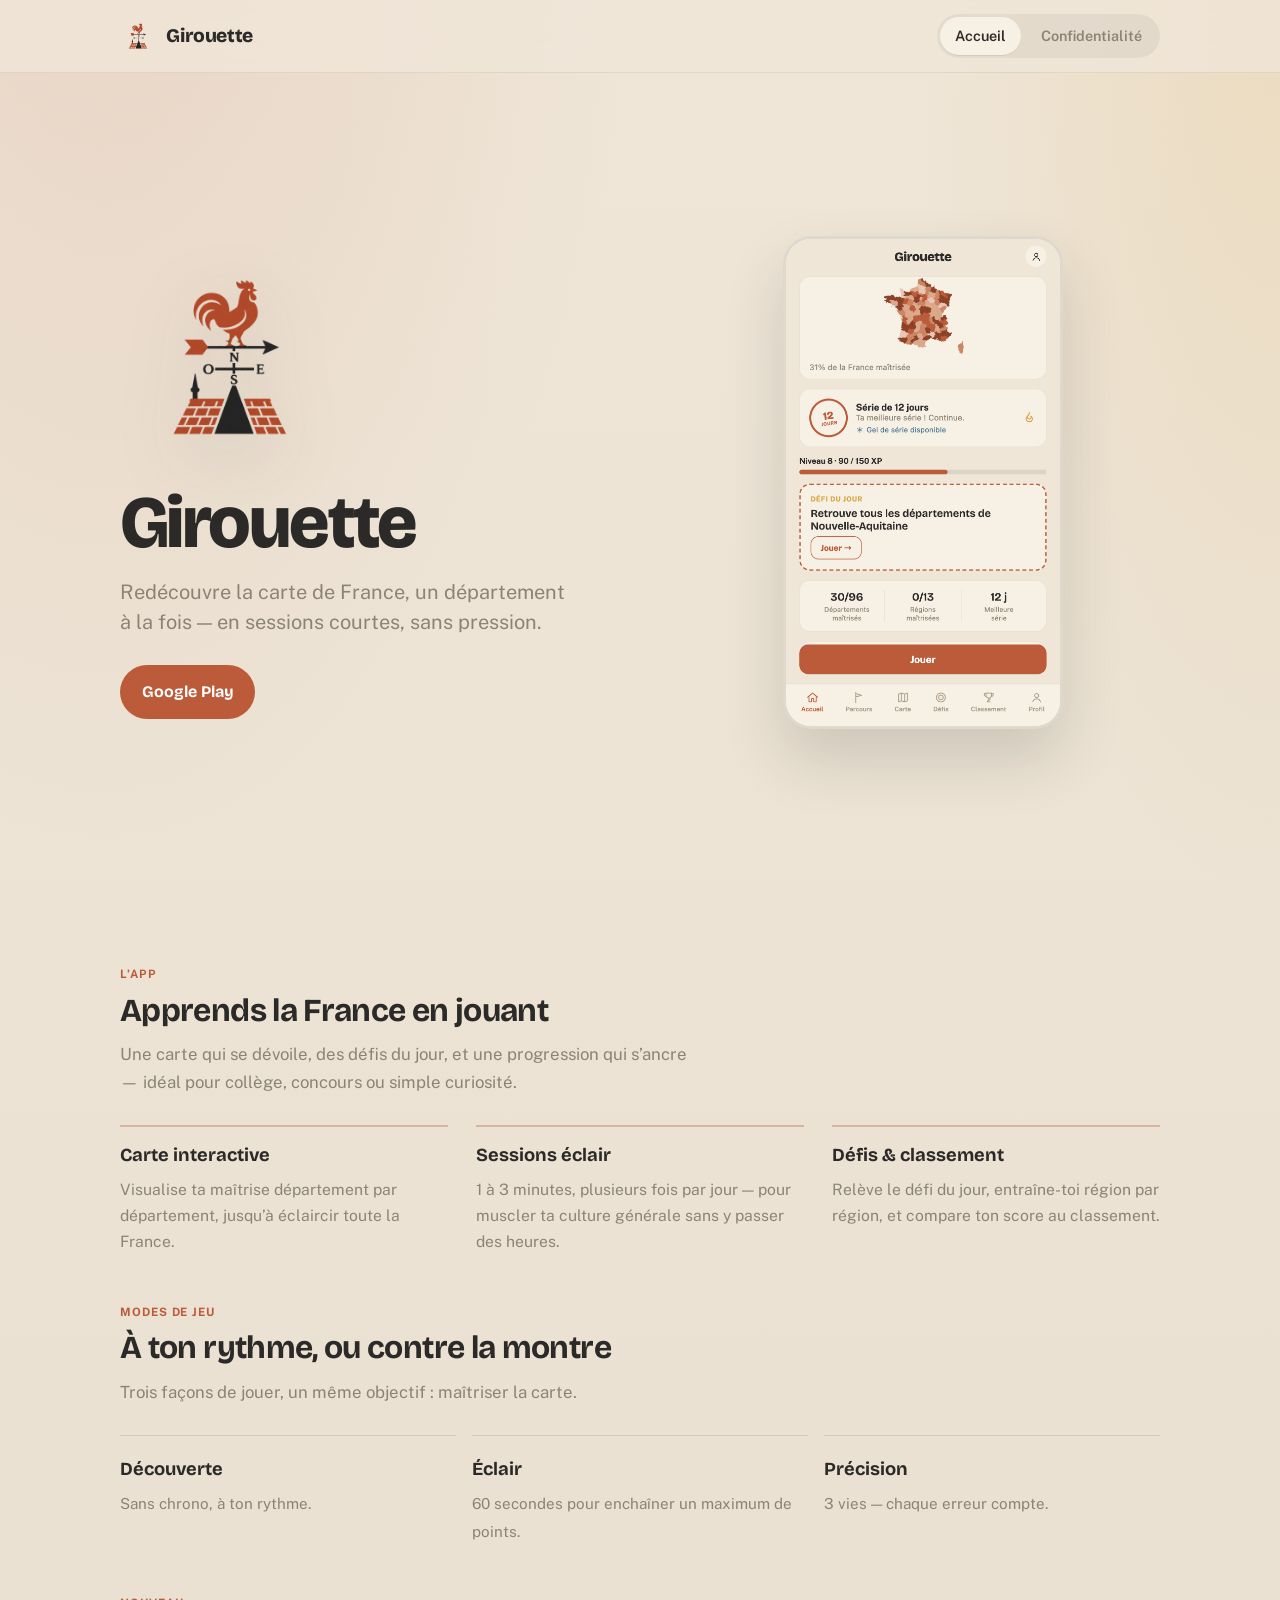
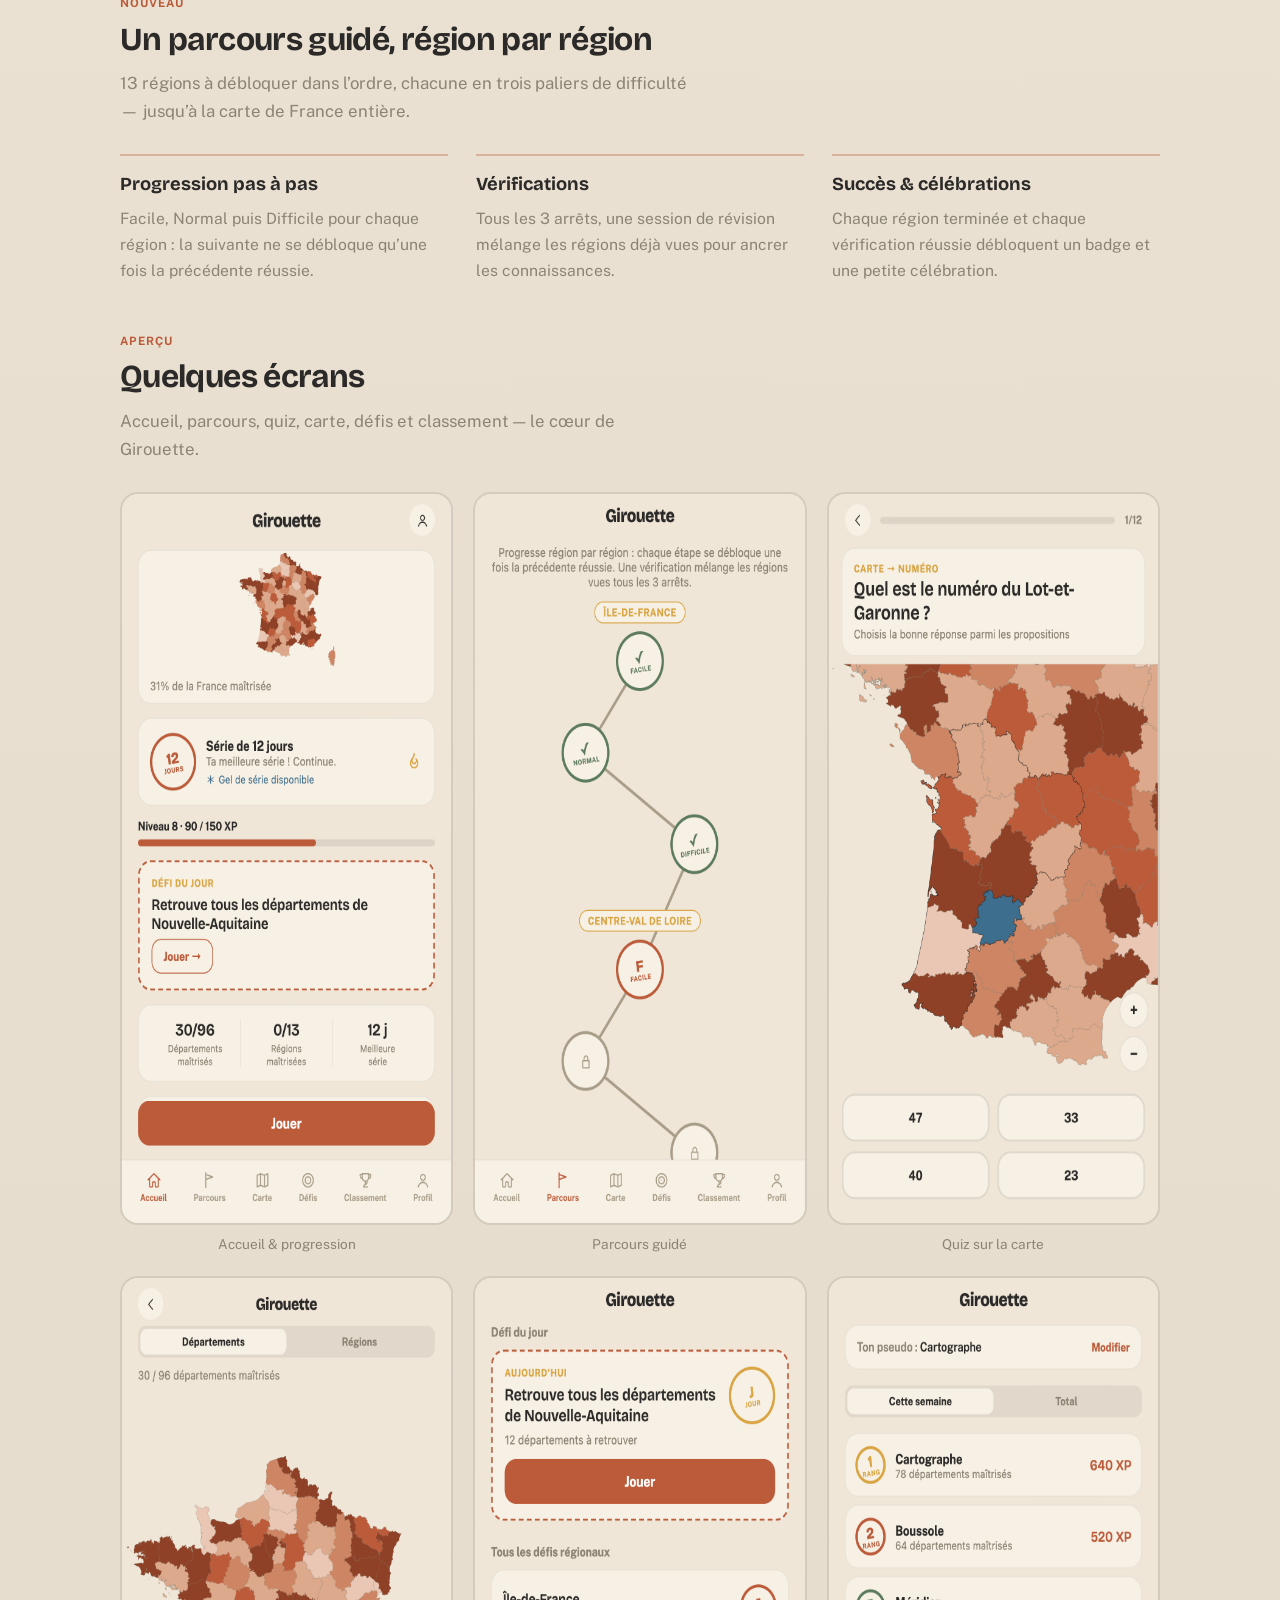
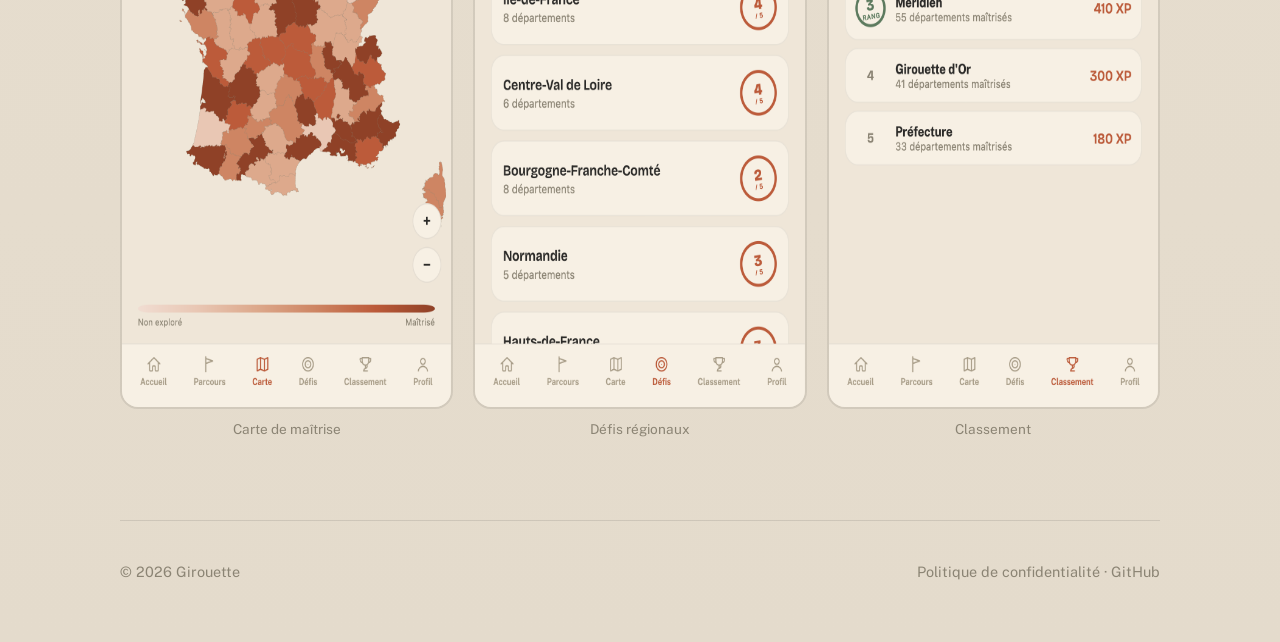
<file: index.html>
<!DOCTYPE html>
<html lang="fr">
  <head>
    <meta charset="utf-8" />
    <meta name="viewport" content="width=device-width, initial-scale=1" />
    <title>Girouette — Redécouvre la carte de France</title>
    <meta
      name="description"
      content="Girouette, le quiz de géographie française : départements, parcours guidé région par région, défis, carte interactive et classement."
    />
    <link rel="icon" href="assets/favicon.png" />
    <link rel="preconnect" href="https://fonts.googleapis.com" />
    <link rel="preconnect" href="https://fonts.gstatic.com" crossorigin />
    <link
      href="https://fonts.googleapis.com/css2?family=Bricolage+Grotesque:opsz,wght@12..96,700;12..96,800&family=Public+Sans:wght@400;500;600;700&display=swap"
      rel="stylesheet"
    />
    <link rel="stylesheet" href="styles.css" />
  </head>
  <body>
    <header class="site-header">
      <div class="site-header-inner">
        <a class="site-brand" href="index.html">
          <img src="assets/logo.png" alt="" width="36" height="36" />
          <span>Girouette</span>
        </a>
        <nav class="tabs" aria-label="Navigation principale">
          <a href="index.html" aria-current="page">Accueil</a>
          <a href="privacy.html">Confidentialité</a>
        </nav>
      </div>
    </header>

    <main>
      <section class="hero" aria-label="Présentation">
        <div class="hero-copy">
          <img class="hero-logo" src="assets/logo.png" alt="Logo Girouette" />
          <h1 class="hero-brand">Girouette</h1>
          <p class="hero-lead">
            Redécouvre la carte de France, un département à la fois — en sessions
            courtes, sans pression.
          </p>
          <div class="cta-row">
            <a
              class="btn btn-primary"
              href="https://play.google.com/store/apps/details?id=com.radaxx.girouette"
              rel="noopener noreferrer"
              >Google Play</a
            >
          </div>
        </div>
        <div class="hero-visual">
          <div class="phone-frame">
            <img
              src="assets/screen-accueil.png"
              alt="Écran d'accueil de Girouette avec la carte de France"
              width="412"
              height="733"
            />
          </div>
        </div>
      </section>

      <section class="section" id="fonctionnalites">
        <p class="section-eyebrow">L’app</p>
        <h2>Apprends la France en jouant</h2>
        <p class="section-lead">
          Une carte qui se dévoile, des défis du jour, et une progression qui
          s’ancre — idéal pour collège, concours ou simple curiosité.
        </p>
        <ul class="feature-list">
          <li>
            <h3>Carte interactive</h3>
            <p>
              Visualise ta maîtrise département par département, jusqu’à
              éclaircir toute la France.
            </p>
          </li>
          <li>
            <h3>Sessions éclair</h3>
            <p>
              1 à 3 minutes, plusieurs fois par jour — pour muscler ta culture
              générale sans y passer des heures.
            </p>
          </li>
          <li>
            <h3>Défis &amp; classement</h3>
            <p>
              Relève le défi du jour, entraîne-toi région par région, et compare
              ton score au classement.
            </p>
          </li>
        </ul>
      </section>

      <section class="section" id="modes">
        <p class="section-eyebrow">Modes de jeu</p>
        <h2>À ton rythme, ou contre la montre</h2>
        <p class="section-lead">Trois façons de jouer, un même objectif : maîtriser la carte.</p>
        <div class="modes">
          <div class="mode">
            <strong>Découverte</strong>
            <span>Sans chrono, à ton rythme.</span>
          </div>
          <div class="mode">
            <strong>Éclair</strong>
            <span>60 secondes pour enchaîner un maximum de points.</span>
          </div>
          <div class="mode">
            <strong>Précision</strong>
            <span>3 vies — chaque erreur compte.</span>
          </div>
        </div>
      </section>

      <section class="section" id="parcours">
        <p class="section-eyebrow">Nouveau</p>
        <h2>Un parcours guidé, région par région</h2>
        <p class="section-lead">
          13 régions à débloquer dans l’ordre, chacune en trois paliers de
          difficulté — jusqu’à la carte de France entière.
        </p>
        <ul class="feature-list">
          <li>
            <h3>Progression pas à pas</h3>
            <p>
              Facile, Normal puis Difficile pour chaque région : la suivante
              ne se débloque qu’une fois la précédente réussie.
            </p>
          </li>
          <li>
            <h3>Vérifications</h3>
            <p>
              Tous les 3 arrêts, une session de révision mélange les régions
              déjà vues pour ancrer les connaissances.
            </p>
          </li>
          <li>
            <h3>Succès &amp; célébrations</h3>
            <p>
              Chaque région terminée et chaque vérification réussie
              débloquent un badge et une petite célébration.
            </p>
          </li>
        </ul>
      </section>

      <section class="section" id="aperçu">
        <p class="section-eyebrow">Aperçu</p>
        <h2>Quelques écrans</h2>
        <p class="section-lead">
          Accueil, parcours, quiz, carte, défis et classement — le cœur de
          Girouette.
        </p>
        <div class="gallery">
          <figure>
            <img src="assets/screen-accueil.png" alt="Accueil Girouette" width="412" height="733" />
            <figcaption>Accueil &amp; progression</figcaption>
          </figure>
          <figure>
            <img src="assets/screen-parcours.png" alt="Parcours guidé Girouette" width="412" height="733" />
            <figcaption>Parcours guidé</figcaption>
          </figure>
          <figure>
            <img src="assets/screen-quiz.png" alt="Quiz Girouette" width="412" height="733" />
            <figcaption>Quiz sur la carte</figcaption>
          </figure>
          <figure>
            <img src="assets/screen-carte.png" alt="Carte Girouette" width="412" height="733" />
            <figcaption>Carte de maîtrise</figcaption>
          </figure>
          <figure>
            <img src="assets/screen-defis.png" alt="Défis régionaux Girouette" width="412" height="733" />
            <figcaption>Défis régionaux</figcaption>
          </figure>
          <figure>
            <img src="assets/screen-classement.png" alt="Classement Girouette" width="412" height="733" />
            <figcaption>Classement</figcaption>
          </figure>
        </div>
      </section>
    </main>

    <footer class="site-footer">
      <p>© 2026 Girouette</p>
      <p>
        <a href="privacy.html">Politique de confidentialité</a>
        ·
        <a href="https://github.com/Radaxx/Girouette" rel="noopener noreferrer">GitHub</a>
      </p>
    </footer>
  </body>
</html>
</file>
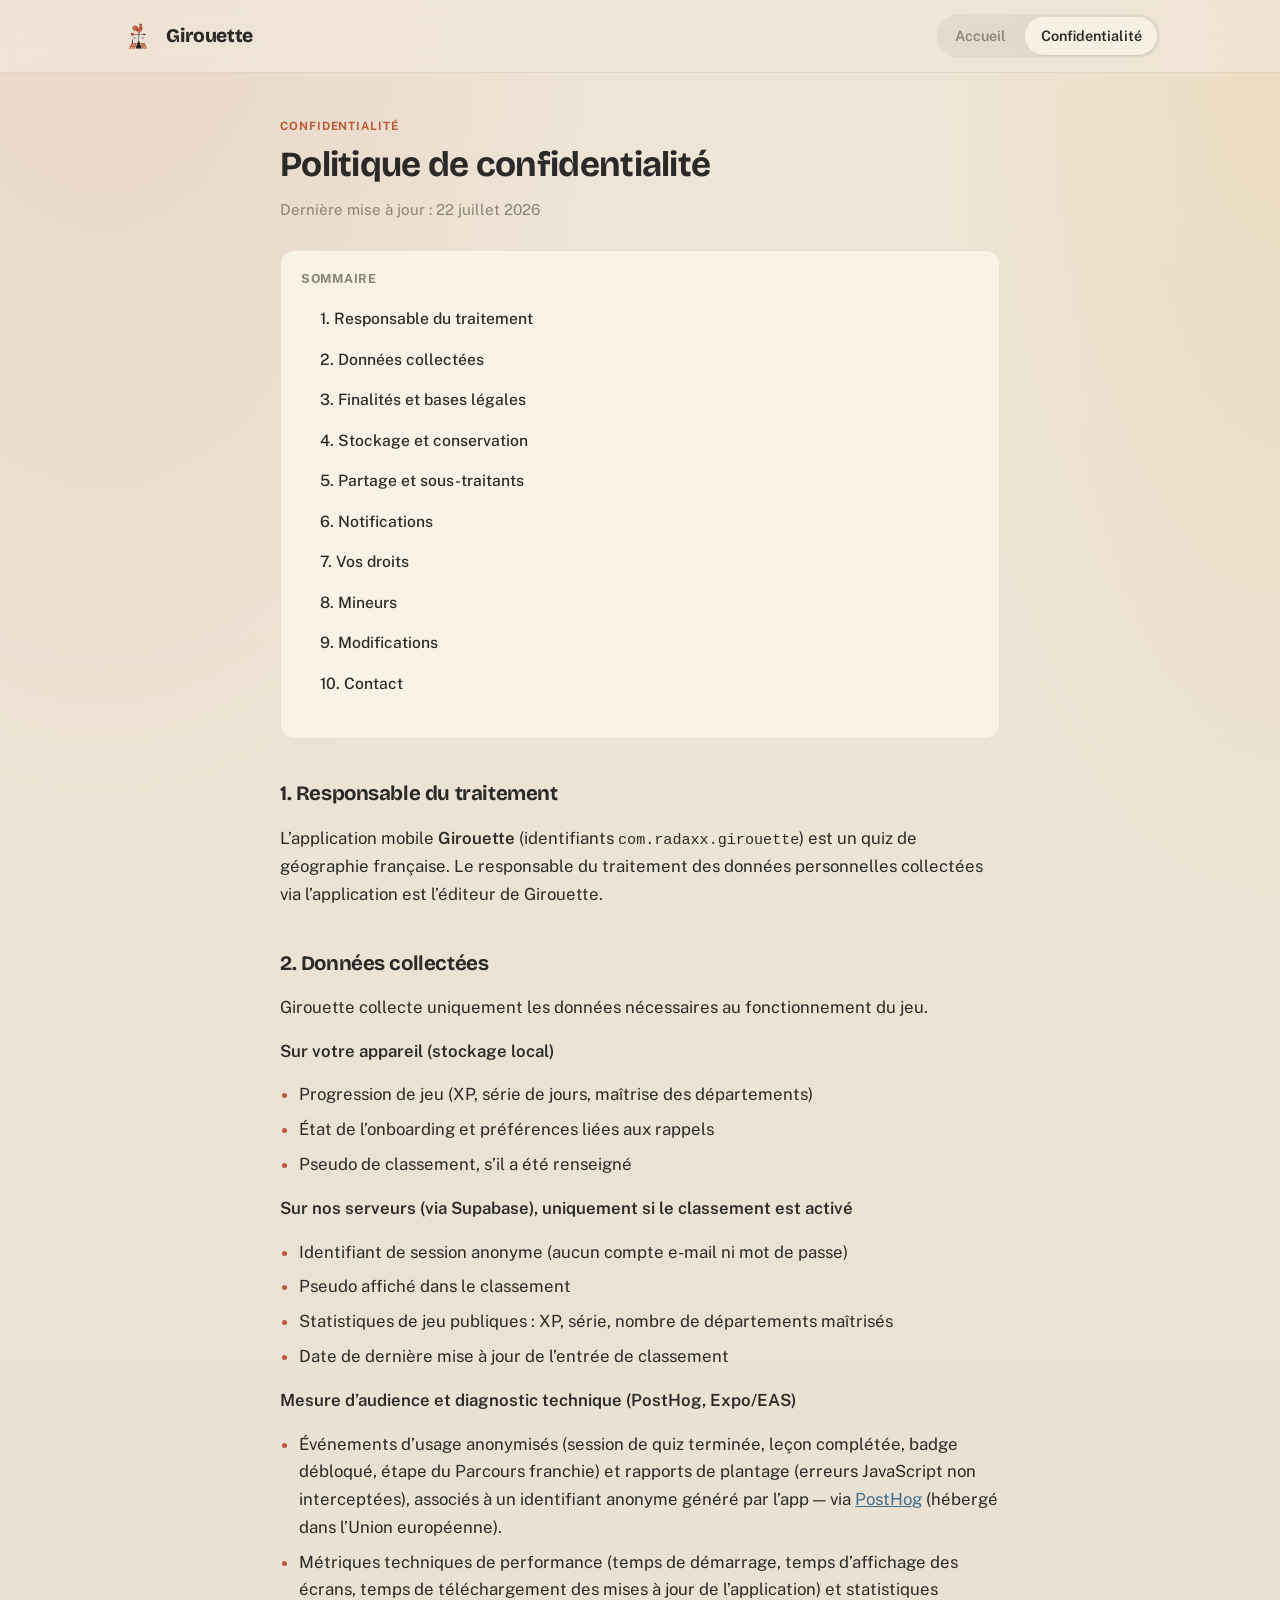
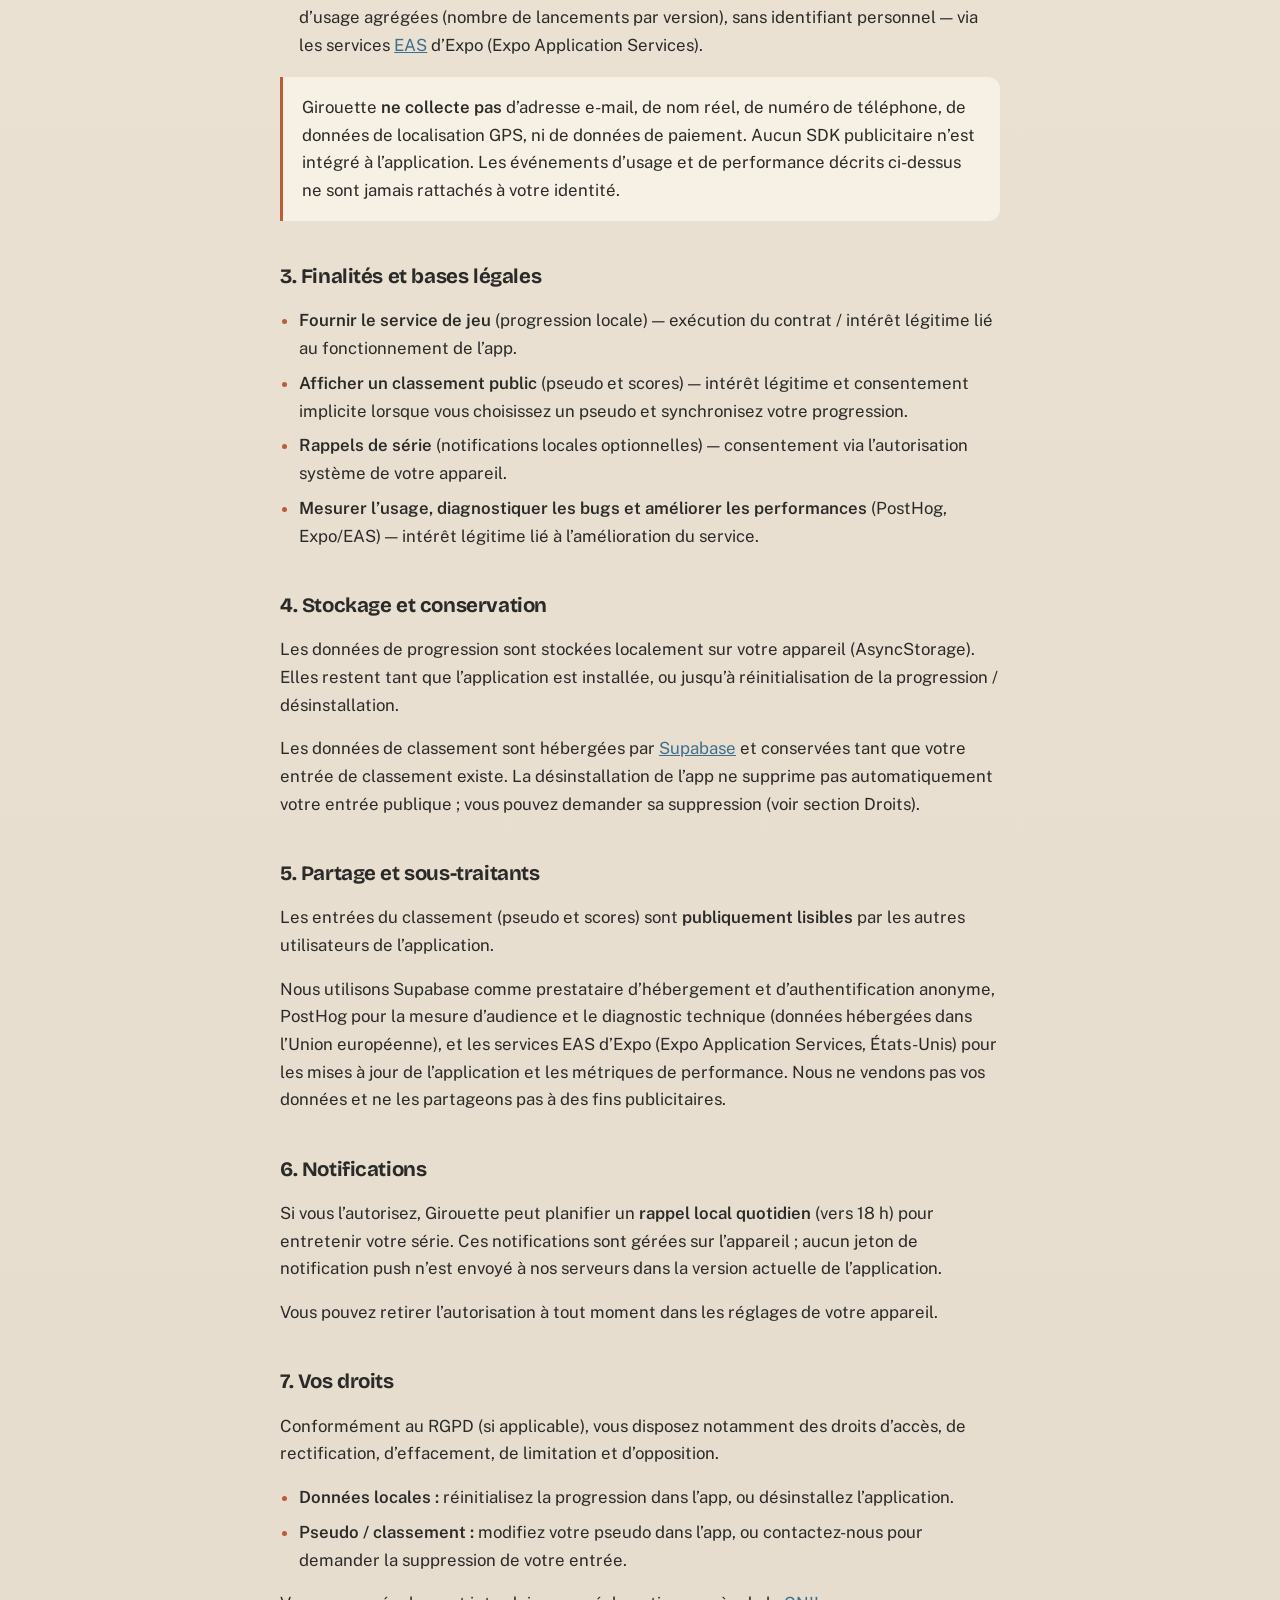
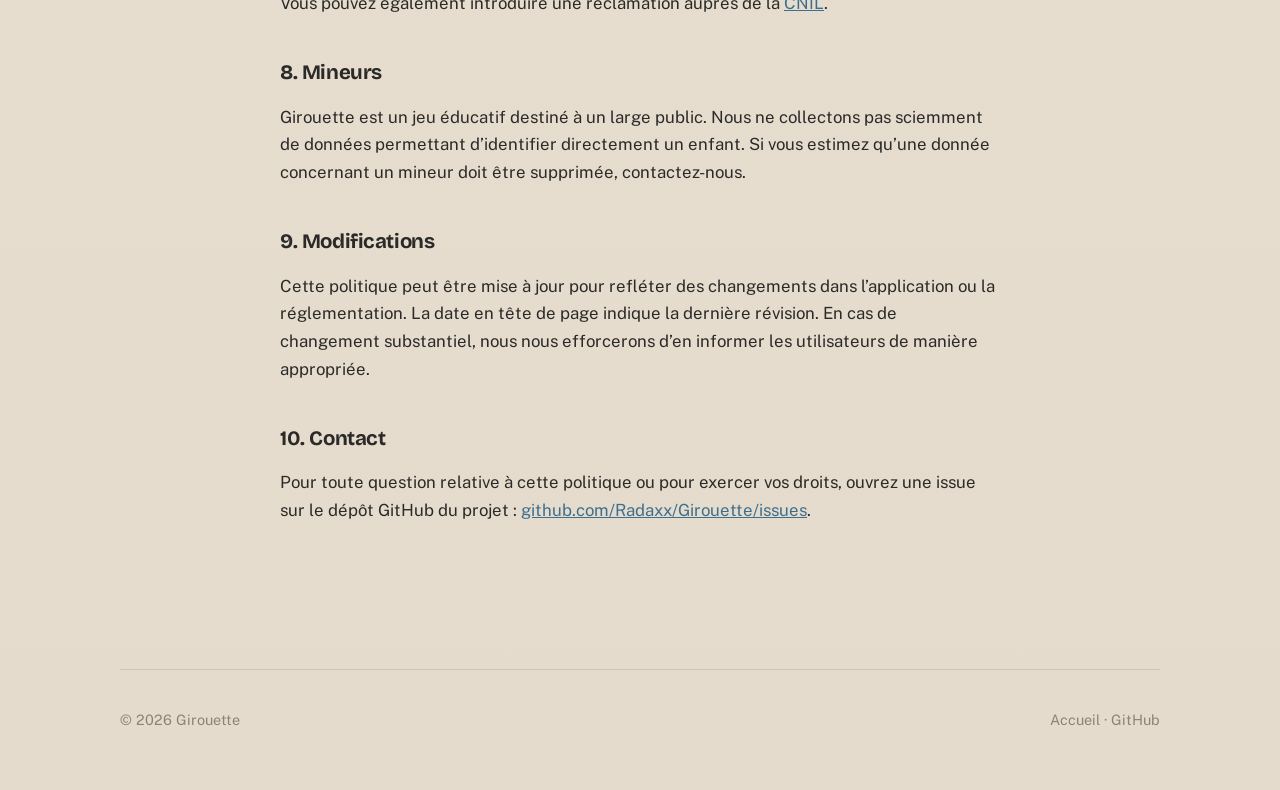
<file: privacy.html>
<!DOCTYPE html>
<html lang="fr">
  <head>
    <meta charset="utf-8" />
    <meta name="viewport" content="width=device-width, initial-scale=1" />
    <title>Confidentialité — Girouette</title>
    <meta
      name="description"
      content="Politique de confidentialité de l'application Girouette, quiz de géographie française."
    />
    <link rel="icon" href="assets/favicon.png" />
    <link rel="preconnect" href="https://fonts.googleapis.com" />
    <link rel="preconnect" href="https://fonts.gstatic.com" crossorigin />
    <link
      href="https://fonts.googleapis.com/css2?family=Bricolage+Grotesque:opsz,wght@12..96,700;12..96,800&family=Public+Sans:wght@400;500;600;700&display=swap"
      rel="stylesheet"
    />
    <link rel="stylesheet" href="styles.css" />
  </head>
  <body>
    <header class="site-header">
      <div class="site-header-inner">
        <a class="site-brand" href="index.html">
          <img src="assets/logo.png" alt="" width="36" height="36" />
          <span>Girouette</span>
        </a>
        <nav class="tabs" aria-label="Navigation principale">
          <a href="index.html">Accueil</a>
          <a href="privacy.html" aria-current="page">Confidentialité</a>
        </nav>
      </div>
    </header>

    <div class="privacy-wrap">
      <header>
        <p class="eyebrow">Confidentialité</p>
        <h1>Politique de confidentialité</h1>
        <p class="meta">Dernière mise à jour : 22 juillet 2026</p>

        <nav class="toc" aria-label="Sommaire">
          <p>Sommaire</p>
          <ul>
            <li><a href="#responsable">1. Responsable du traitement</a></li>
            <li><a href="#donnees">2. Données collectées</a></li>
            <li><a href="#finalites">3. Finalités et bases légales</a></li>
            <li><a href="#stockage">4. Stockage et conservation</a></li>
            <li><a href="#partage">5. Partage et sous-traitants</a></li>
            <li><a href="#notifications">6. Notifications</a></li>
            <li><a href="#droits">7. Vos droits</a></li>
            <li><a href="#mineurs">8. Mineurs</a></li>
            <li><a href="#modifications">9. Modifications</a></li>
            <li><a href="#contact">10. Contact</a></li>
          </ul>
        </nav>
      </header>

      <article>
        <section id="responsable">
          <h2>1. Responsable du traitement</h2>
          <p>
            L’application mobile <strong>Girouette</strong> (identifiants
            <code>com.radaxx.girouette</code>) est un quiz de géographie française.
            Le responsable du traitement des données personnelles collectées via
            l’application est l’éditeur de Girouette.
          </p>
        </section>

        <section id="donnees">
          <h2>2. Données collectées</h2>
          <p>Girouette collecte uniquement les données nécessaires au fonctionnement du jeu.</p>

          <p><strong>Sur votre appareil (stockage local)</strong></p>
          <ul>
            <li>Progression de jeu (XP, série de jours, maîtrise des départements)</li>
            <li>État de l’onboarding et préférences liées aux rappels</li>
            <li>Pseudo de classement, s’il a été renseigné</li>
          </ul>

          <p><strong>Sur nos serveurs (via Supabase), uniquement si le classement est activé</strong></p>
          <ul>
            <li>Identifiant de session anonyme (aucun compte e-mail ni mot de passe)</li>
            <li>Pseudo affiché dans le classement</li>
            <li>Statistiques de jeu publiques : XP, série, nombre de départements maîtrisés</li>
            <li>Date de dernière mise à jour de l’entrée de classement</li>
          </ul>

          <p><strong>Mesure d’audience et diagnostic technique (PostHog, Expo/EAS)</strong></p>
          <ul>
            <li>
              Événements d’usage anonymisés (session de quiz terminée, leçon
              complétée, badge débloqué, étape du Parcours franchie) et rapports de
              plantage (erreurs JavaScript non interceptées), associés à un
              identifiant anonyme généré par l’app — via
              <a href="https://posthog.com/" rel="noopener noreferrer">PostHog</a>
              (hébergé dans l’Union européenne).
            </li>
            <li>
              Métriques techniques de performance (temps de démarrage, temps
              d’affichage des écrans, temps de téléchargement des mises à jour de
              l’application) et statistiques d’usage agrégées (nombre de
              lancements par version), sans identifiant personnel — via les
              services <a href="https://expo.dev/eas" rel="noopener noreferrer">EAS</a>
              d’Expo (Expo Application Services).
            </li>
          </ul>

          <div class="callout">
            <p>
              Girouette <strong>ne collecte pas</strong> d’adresse e-mail, de nom réel,
              de numéro de téléphone, de données de localisation GPS, ni de données
              de paiement. Aucun SDK publicitaire n’est intégré à l’application.
              Les événements d’usage et de performance décrits ci-dessus ne sont
              jamais rattachés à votre identité.
            </p>
          </div>
        </section>

        <section id="finalites">
          <h2>3. Finalités et bases légales</h2>
          <ul>
            <li>
              <strong>Fournir le service de jeu</strong> (progression locale) —
              exécution du contrat / intérêt légitime lié au fonctionnement de l’app.
            </li>
            <li>
              <strong>Afficher un classement public</strong> (pseudo et scores) —
              intérêt légitime et consentement implicite lorsque vous choisissez un
              pseudo et synchronisez votre progression.
            </li>
            <li>
              <strong>Rappels de série</strong> (notifications locales optionnelles) —
              consentement via l’autorisation système de votre appareil.
            </li>
            <li>
              <strong>Mesurer l’usage, diagnostiquer les bugs et améliorer les
              performances</strong> (PostHog, Expo/EAS) — intérêt légitime lié à
              l’amélioration du service.
            </li>
          </ul>
        </section>

        <section id="stockage">
          <h2>4. Stockage et conservation</h2>
          <p>
            Les données de progression sont stockées localement sur votre appareil
            (AsyncStorage). Elles restent tant que l’application est installée, ou
            jusqu’à réinitialisation de la progression / désinstallation.
          </p>
          <p>
            Les données de classement sont hébergées par
            <a href="https://supabase.com/" rel="noopener noreferrer">Supabase</a>
            et conservées tant que votre entrée de classement existe. La
            désinstallation de l’app ne supprime pas automatiquement votre entrée
            publique ; vous pouvez demander sa suppression (voir section Droits).
          </p>
        </section>

        <section id="partage">
          <h2>5. Partage et sous-traitants</h2>
          <p>
            Les entrées du classement (pseudo et scores) sont
            <strong>publiquement lisibles</strong> par les autres utilisateurs de
            l’application.
          </p>
          <p>
            Nous utilisons Supabase comme prestataire d’hébergement et
            d’authentification anonyme, PostHog pour la mesure d’audience et le
            diagnostic technique (données hébergées dans l’Union européenne), et
            les services EAS d’Expo (Expo Application Services, États-Unis) pour
            les mises à jour de l’application et les métriques de performance.
            Nous ne vendons pas vos données et ne les partageons pas à des fins
            publicitaires.
          </p>
        </section>

        <section id="notifications">
          <h2>6. Notifications</h2>
          <p>
            Si vous l’autorisez, Girouette peut planifier un
            <strong>rappel local quotidien</strong> (vers 18 h) pour entretenir
            votre série. Ces notifications sont gérées sur l’appareil ; aucun jeton
            de notification push n’est envoyé à nos serveurs dans la version
            actuelle de l’application.
          </p>
          <p>
            Vous pouvez retirer l’autorisation à tout moment dans les réglages de
            votre appareil.
          </p>
        </section>

        <section id="droits">
          <h2>7. Vos droits</h2>
          <p>
            Conformément au RGPD (si applicable), vous disposez notamment des droits
            d’accès, de rectification, d’effacement, de limitation et d’opposition.
          </p>
          <ul>
            <li>
              <strong>Données locales :</strong> réinitialisez la progression dans
              l’app, ou désinstallez l’application.
            </li>
            <li>
              <strong>Pseudo / classement :</strong> modifiez votre pseudo dans
              l’app, ou contactez-nous pour demander la suppression de votre entrée.
            </li>
          </ul>
          <p>
            Vous pouvez également introduire une réclamation auprès de la
            <a href="https://www.cnil.fr/" rel="noopener noreferrer">CNIL</a>.
          </p>
        </section>

        <section id="mineurs">
          <h2>8. Mineurs</h2>
          <p>
            Girouette est un jeu éducatif destiné à un large public. Nous ne
            collectons pas sciemment de données permettant d’identifier
            directement un enfant. Si vous estimez qu’une donnée concernant un
            mineur doit être supprimée, contactez-nous.
          </p>
        </section>

        <section id="modifications">
          <h2>9. Modifications</h2>
          <p>
            Cette politique peut être mise à jour pour refléter des changements
            dans l’application ou la réglementation. La date en tête de page
            indique la dernière révision. En cas de changement substantiel, nous
            nous efforcerons d’en informer les utilisateurs de manière appropriée.
          </p>
        </section>

        <section id="contact">
          <h2>10. Contact</h2>
          <p>
            Pour toute question relative à cette politique ou pour exercer vos
            droits, ouvrez une issue sur le dépôt GitHub du projet&nbsp;:
            <a href="https://github.com/Radaxx/Girouette/issues"
              >github.com/Radaxx/Girouette/issues</a
            >.
          </p>
        </section>
      </article>
    </div>

    <footer class="site-footer">
      <p>© 2026 Girouette</p>
      <p>
        <a href="index.html">Accueil</a>
        ·
        <a href="https://github.com/Radaxx/Girouette" rel="noopener noreferrer">GitHub</a>
      </p>
    </footer>
  </body>
</html>
</file>
<file: styles.css>
:root {
  --terre: #bc5b3a;
  --encre: #2b2a28;
  --papier: #efe6d8;
  --carte: #f7f0e4;
  --ocre: #d9a441;
  --muted: #8b8474;
  --vert: #5c7a5e;
  --bleu: #3e6e8e;
}

* {
  box-sizing: border-box;
}

html {
  scroll-behavior: smooth;
}

body {
  margin: 0;
  min-height: 100vh;
  color: var(--encre);
  background:
    radial-gradient(ellipse 80% 55% at 8% -8%, rgba(188, 91, 58, 0.14), transparent 55%),
    radial-gradient(ellipse 55% 45% at 100% 0%, rgba(217, 164, 65, 0.16), transparent 52%),
    linear-gradient(180deg, var(--papier) 0%, #e8dfd0 55%, #e4dbcc 100%);
  font-family: "Public Sans", system-ui, sans-serif;
  font-size: 1.05rem;
  line-height: 1.65;
}

a {
  color: var(--bleu);
}

a:hover {
  color: var(--terre);
}

/* —— Site chrome —— */
.site-header {
  position: sticky;
  top: 0;
  z-index: 20;
  backdrop-filter: blur(12px);
  background: color-mix(in srgb, var(--papier) 82%, transparent);
  border-bottom: 1px solid color-mix(in srgb, var(--encre) 8%, transparent);
}

.site-header-inner {
  width: min(1040px, calc(100% - 2.5rem));
  margin: 0 auto;
  display: flex;
  align-items: center;
  justify-content: space-between;
  gap: 1rem;
  padding: 0.85rem 0;
}

.site-brand {
  display: inline-flex;
  align-items: center;
  gap: 0.65rem;
  text-decoration: none;
  color: var(--encre);
}

.site-brand img {
  width: 36px;
  height: 36px;
  object-fit: contain;
}

.site-brand span {
  font-family: "Bricolage Grotesque", sans-serif;
  font-weight: 800;
  font-size: 1.2rem;
  letter-spacing: -0.02em;
}

.tabs {
  display: flex;
  gap: 0.25rem;
  padding: 0.2rem;
  background: color-mix(in srgb, var(--encre) 6%, transparent);
  border-radius: 999px;
}

.tabs a {
  text-decoration: none;
  color: var(--muted);
  font-weight: 600;
  font-size: 0.9rem;
  padding: 0.45rem 0.95rem;
  border-radius: 999px;
  transition: color 0.2s ease, background 0.2s ease;
}

.tabs a:hover {
  color: var(--encre);
}

.tabs a[aria-current="page"] {
  background: var(--carte);
  color: var(--encre);
  box-shadow: 0 1px 0 color-mix(in srgb, var(--encre) 8%, transparent);
}

/* —— Landing —— */
.hero {
  width: min(1040px, calc(100% - 2.5rem));
  margin: 0 auto;
  min-height: calc(100svh - 64px);
  display: grid;
  align-items: center;
  gap: 2.5rem;
  padding: 2.5rem 0 3.5rem;
  grid-template-columns: 1.05fr 0.95fr;
}

@media (max-width: 860px) {
  .hero {
    grid-template-columns: 1fr;
    min-height: auto;
    padding-top: 2rem;
  }
}

.hero-copy {
  animation: rise 0.7s ease both;
}

.hero-visual {
  animation: rise 0.9s 0.12s ease both;
  justify-self: center;
}

.hero-logo {
  width: min(220px, 42vw);
  height: auto;
  display: block;
  margin-bottom: 1.4rem;
  filter: drop-shadow(0 18px 36px rgba(43, 42, 40, 0.14));
  animation: float 5.5s ease-in-out infinite;
}

.hero-brand {
  margin: 0;
  font-family: "Bricolage Grotesque", sans-serif;
  font-weight: 800;
  font-size: clamp(3rem, 8vw, 4.6rem);
  letter-spacing: -0.035em;
  line-height: 0.95;
}

.hero-lead {
  margin: 1.15rem 0 0;
  max-width: 28rem;
  font-size: clamp(1.05rem, 2.2vw, 1.25rem);
  color: var(--muted);
  line-height: 1.5;
}

.cta-row {
  display: flex;
  flex-wrap: wrap;
  gap: 0.75rem;
  margin-top: 1.75rem;
}

.btn {
  display: inline-flex;
  align-items: center;
  justify-content: center;
  text-decoration: none;
  font-family: "Bricolage Grotesque", sans-serif;
  font-weight: 700;
  font-size: 1rem;
  border-radius: 999px;
  padding: 0.85rem 1.35rem;
  transition: transform 0.2s ease, background 0.2s ease, color 0.2s ease;
}

.btn:hover {
  transform: translateY(-1px);
}

.btn-primary {
  background: var(--terre);
  color: #fff;
}

.btn-primary:hover {
  background: #a54e32;
  color: #fff;
}

.btn-ghost {
  background: transparent;
  color: var(--encre);
  border: 1.5px solid color-mix(in srgb, var(--encre) 18%, transparent);
}

.btn-ghost:hover {
  border-color: var(--terre);
  color: var(--terre);
}

.phone-frame {
  width: min(280px, 70vw);
  border-radius: 28px;
  overflow: hidden;
  border: 3px solid color-mix(in srgb, var(--encre) 12%, transparent);
  box-shadow:
    0 30px 60px rgba(43, 42, 40, 0.16),
    0 2px 0 rgba(255, 255, 255, 0.35) inset;
  background: var(--carte);
}

.phone-frame img {
  display: block;
  width: 100%;
  height: auto;
}

.section {
  width: min(1040px, calc(100% - 2.5rem));
  margin: 0 auto;
  padding: 3.5rem 0 1rem;
}

.section + .section {
  padding-top: 2rem;
}

.section-eyebrow {
  margin: 0 0 0.55rem;
  font-size: 0.72rem;
  font-weight: 700;
  letter-spacing: 0.08em;
  text-transform: uppercase;
  color: var(--terre);
}

.section h2 {
  margin: 0 0 0.75rem;
  font-family: "Bricolage Grotesque", sans-serif;
  font-weight: 700;
  font-size: clamp(1.55rem, 3.5vw, 2rem);
  letter-spacing: -0.02em;
  line-height: 1.15;
}

.section-lead {
  margin: 0 0 1.75rem;
  max-width: 36rem;
  color: var(--muted);
}

.feature-list {
  list-style: none;
  margin: 0;
  padding: 0;
  display: grid;
  gap: 1.35rem;
}

@media (min-width: 720px) {
  .feature-list {
    grid-template-columns: repeat(3, 1fr);
    gap: 1.75rem;
  }
}

.feature-list li {
  padding-top: 0.85rem;
  border-top: 2px solid color-mix(in srgb, var(--terre) 35%, transparent);
}

.feature-list h3 {
  margin: 0 0 0.4rem;
  font-family: "Bricolage Grotesque", sans-serif;
  font-weight: 700;
  font-size: 1.15rem;
}

.feature-list p {
  margin: 0;
  color: var(--muted);
  font-size: 0.98rem;
}

.modes {
  display: grid;
  gap: 1rem;
}

@media (min-width: 720px) {
  .modes {
    grid-template-columns: repeat(3, 1fr);
  }
}

.mode {
  padding: 1.15rem 0 0;
  border-top: 1px solid color-mix(in srgb, var(--encre) 12%, transparent);
}

.mode strong {
  display: block;
  font-family: "Bricolage Grotesque", sans-serif;
  font-size: 1.15rem;
  margin-bottom: 0.35rem;
}

.mode span {
  color: var(--muted);
  font-size: 0.95rem;
}

.gallery {
  display: grid;
  gap: 1.25rem;
  grid-template-columns: repeat(3, 1fr);
}

@media (max-width: 720px) {
  .gallery {
    grid-template-columns: 1fr;
    max-width: 280px;
    margin-inline: auto;
  }
}

.gallery figure {
  margin: 0;
}

.gallery img {
  width: 100%;
  border-radius: 18px;
  border: 2px solid color-mix(in srgb, var(--encre) 10%, transparent);
  display: block;
}

.gallery figcaption {
  margin-top: 0.55rem;
  font-size: 0.85rem;
  color: var(--muted);
  text-align: center;
}

.site-footer {
  width: min(1040px, calc(100% - 2.5rem));
  margin: 4rem auto 0;
  padding: 1.5rem 0 2.75rem;
  border-top: 1px solid color-mix(in srgb, var(--encre) 12%, transparent);
  color: var(--muted);
  font-size: 0.9rem;
  display: flex;
  flex-wrap: wrap;
  gap: 0.75rem 1.5rem;
  justify-content: space-between;
}

.site-footer a {
  color: var(--muted);
  text-decoration: none;
}

.site-footer a:hover {
  color: var(--terre);
}

/* —— Privacy page —— */
.privacy-wrap {
  width: min(720px, calc(100% - 2.5rem));
  margin: 0 auto;
  padding: 2.75rem 0 4rem;
}

.privacy-wrap .eyebrow {
  margin: 0 0 0.55rem;
  font-size: 0.72rem;
  font-weight: 700;
  letter-spacing: 0.08em;
  text-transform: uppercase;
  color: var(--terre);
}

.privacy-wrap h1 {
  margin: 0;
  font-family: "Bricolage Grotesque", sans-serif;
  font-weight: 700;
  font-size: clamp(1.7rem, 4vw, 2.2rem);
  letter-spacing: -0.02em;
  line-height: 1.15;
}

.privacy-wrap .meta {
  margin: 0.75rem 0 0;
  color: var(--muted);
  font-size: 0.95rem;
}

.toc {
  margin: 1.75rem 0 0;
  padding: 1.1rem 1.25rem;
  background: color-mix(in srgb, var(--carte) 88%, white);
  border: 1px solid color-mix(in srgb, var(--encre) 8%, transparent);
  border-radius: 14px;
}

.toc p {
  margin: 0 0 0.55rem;
  font-size: 0.78rem;
  font-weight: 700;
  letter-spacing: 0.06em;
  text-transform: uppercase;
  color: var(--muted);
}

.toc ul {
  margin: 0;
  padding: 0;
  list-style: none;
  display: grid;
  gap: 0.35rem;
}

.toc a {
  color: var(--encre);
  text-decoration: none;
  font-weight: 500;
  font-size: 0.98rem;
}

.toc a:hover {
  color: var(--terre);
}

.privacy-wrap article section {
  margin-top: 2.4rem;
}

.privacy-wrap h2 {
  margin: 0 0 0.85rem;
  font-family: "Bricolage Grotesque", sans-serif;
  font-weight: 700;
  font-size: 1.28rem;
  letter-spacing: -0.02em;
}

.privacy-wrap p {
  margin: 0 0 1rem;
}

.privacy-wrap ul {
  margin: 0 0 1rem;
  padding-left: 1.2rem;
}

.privacy-wrap li {
  margin-bottom: 0.45rem;
}

.privacy-wrap li::marker {
  color: var(--terre);
}

.privacy-wrap strong {
  font-weight: 600;
}

.privacy-wrap code {
  font-size: 0.9em;
}

.callout {
  margin: 1.1rem 0;
  padding: 1.05rem 1.2rem;
  background: var(--carte);
  border-left: 3px solid var(--terre);
  border-radius: 0 12px 12px 0;
}

.callout p:last-child {
  margin-bottom: 0;
}

@keyframes rise {
  from {
    opacity: 0;
    transform: translateY(18px);
  }
  to {
    opacity: 1;
    transform: translateY(0);
  }
}

@keyframes float {
  0%,
  100% {
    transform: translateY(0);
  }
  50% {
    transform: translateY(-8px);
  }
}

@media (prefers-reduced-motion: reduce) {
  .hero-copy,
  .hero-visual,
  .hero-logo {
    animation: none;
  }
}
</file>
